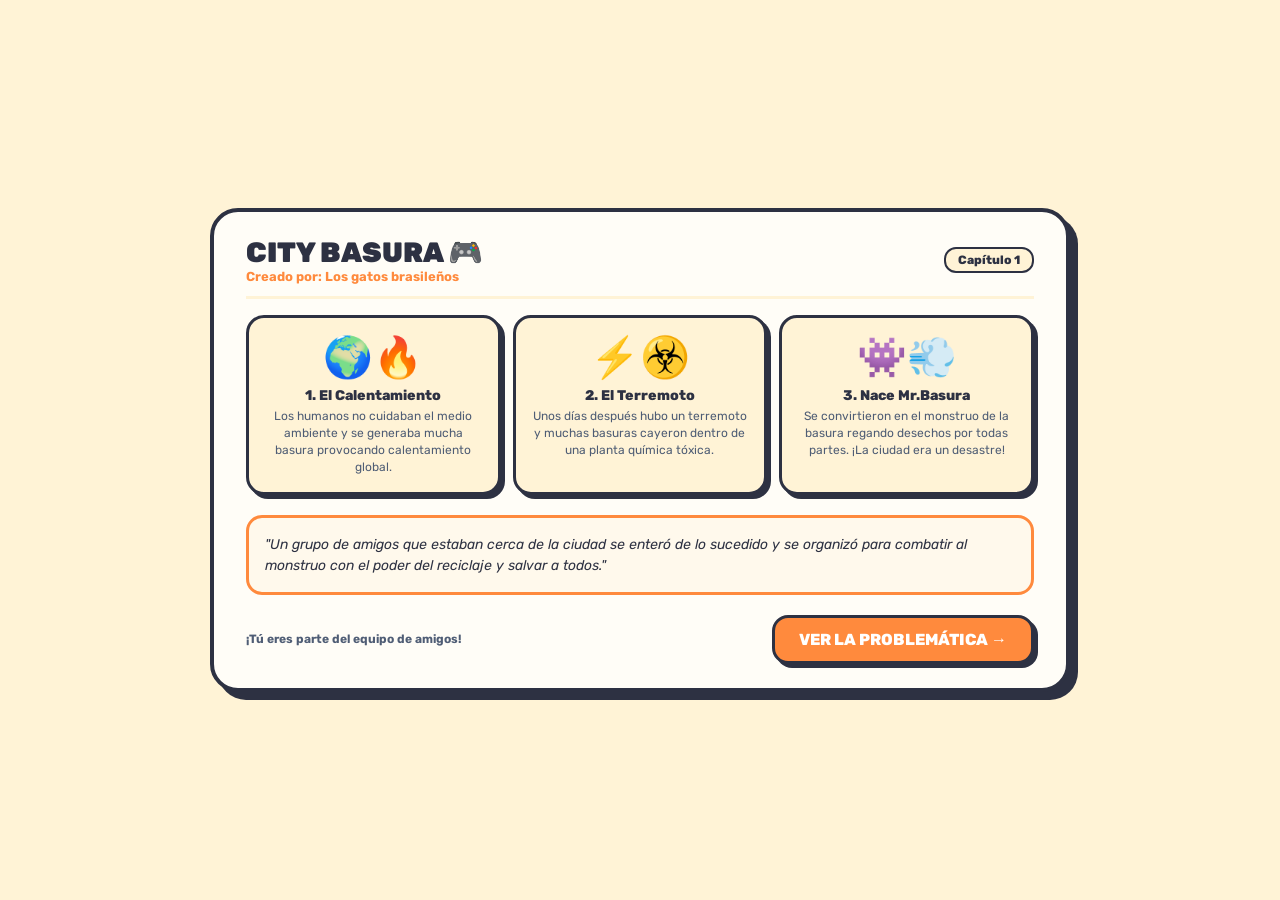
<file: public/city_basura_completo.html>
<!DOCTYPE html>
<html lang="es">
<head>
  <meta charset="UTF-8">
  <meta name="viewport" content="width=device-width, initial-scale=1.0">
  <title>City Basura - Videojuego Educativo por Los gatos brasileños</title>
  
  <!-- Tipografía Cartoon legible y amigable para niños de 5º grado -->
  <link rel="preconnect" href="https://fonts.googleapis.com">
  <link rel="preconnect" href="https://fonts.gstatic.com" crossorigin>
  <link href="https://fonts.googleapis.com/css2?family=Rubik:wght@400;600;700;800;900&display=swap" rel="stylesheet">

  <style>
    /* ==========================================================================
       ESTILOS CSS - ESTILO VISUAL CARTOON / ANIMADO
       Colores solicitados:
       Fondo: #FFF3D6 (crema cálido)
       Color Principal: #FF8A3D (naranja enérgico)
       Color Secundario: #3DCB6C (verde ecológico brillante)
       Bordes y Texto: #2D3142 (azul oscuro cartoon tipo cómic)
       ========================================================================== */
    * {
      box-sizing: border-box;
      margin: 0;
      padding: 0;
      user-select: none;
      -webkit-user-select: none;
    }

    body {
      font-family: 'Rubik', sans-serif;
      background-color: #FFF3D6;
      color: #2D3142;
      min-height: 100vh;
      display: flex;
      flex-direction: column;
      align-items: center;
      justify-content: center;
      padding: 16px;
    }

    /* Contenedor principal de estilo cómic */
    .game-card {
      width: 100%;
      max-width: 860px;
      background: #FFFDF7;
      border: 4px solid #2D3142;
      border-radius: 28px;
      padding: 24px 32px;
      box-shadow: 8px 8px 0px #2D3142;
      position: relative;
    }

    /* Botones estilo Cartoon con sombra sólida y efecto de presión */
    .btn {
      font-family: 'Rubik', sans-serif;
      font-weight: 800;
      font-size: 16px;
      border: 3px solid #2D3142;
      border-radius: 16px;
      padding: 12px 24px;
      cursor: pointer;
      display: inline-flex;
      align-items: center;
      justify-content: center;
      gap: 8px;
      transition: transform 0.1s ease, box-shadow 0.1s ease;
      box-shadow: 4px 4px 0px #2D3142;
      text-transform: uppercase;
    }

    .btn:active {
      transform: translate(2px, 2px);
      box-shadow: 2px 2px 0px #2D3142;
    }

    .btn-primary {
      background-color: #FF8A3D;
      color: #FFFFFF;
    }

    .btn-secondary {
      background-color: #3DCB6C;
      color: #FFFFFF;
    }

    .btn-dark {
      background-color: #2D3142;
      color: #FFFFFF;
    }

    /* Grillas y tarjetas informativas */
    .comic-box {
      background: #FFF3D6;
      border: 3px solid #2D3142;
      border-radius: 18px;
      padding: 16px;
      box-shadow: 4px 4px 0px #2D3142;
    }

    .character-grid {
      display: grid;
      grid-template-columns: repeat(auto-fill, minmax(110px, 1fr));
      gap: 10px;
      margin: 16px 0;
    }

    .char-card {
      background: #FFFFFF;
      border: 3px solid #2D3142;
      border-radius: 16px;
      padding: 10px;
      text-align: center;
      cursor: pointer;
      transition: all 0.15s ease;
    }

    .char-card.selected {
      background: #FF8A3D;
      color: #FFFFFF;
      transform: translateY(-4px);
      box-shadow: 4px 4px 0px #2D3142;
    }

    /* Canvas del videojuego */
    canvas {
      width: 100%;
      height: auto;
      max-height: 480px;
      background: #FEF3C7;
      border: 4px solid #2D3142;
      border-radius: 20px;
      box-shadow: 6px 6px 0px #2D3142;
      display: block;
      margin: 12px 0;
    }

    /* Barra de Calidad de Aire / Oxígeno */
    .air-bar-container {
      width: 100%;
      max-width: 220px;
      height: 16px;
      background: #E2E8F0;
      border: 2px solid #2D3142;
      border-radius: 20px;
      overflow: hidden;
    }

    .air-bar-fill {
      height: 100%;
      background: #3DCB6C;
      transition: width 0.3s ease;
    }

    /* Controles de contenedores táctiles */
    .bins-row {
      display: flex;
      gap: 8px;
      margin-top: 8px;
    }

    .bin-btn {
      flex: 1;
      padding: 8px 4px;
      font-size: 11px;
      font-weight: 800;
      color: white;
      border: 2px solid #2D3142;
      border-radius: 12px;
      cursor: pointer;
      text-align: center;
      box-shadow: 2px 2px 0px #2D3142;
    }

    /* Utilidades */
    .hidden { display: none !important; }
    .flex-between { display: flex; align-items: center; justify-content: space-between; }
  </style>
</head>
<body>

  <!-- ========================================================================
       PANTALLA 1: HISTORIA Y CONTEXTO INICIAL
       ======================================================================== -->
  <div id="screen-story" class="game-card">
    <div class="flex-between" style="border-bottom: 3px solid #FFF3D6; padding-bottom: 12px; margin-bottom: 16px;">
      <div>
        <h1 style="font-size: 28px; font-weight: 900; color: #2D3142;">CITY BASURA 🎮</h1>
        <p style="font-size: 13px; font-weight: 700; color: #FF8A3D;">Creado por: Los gatos brasileños</p>
      </div>
      <span style="background: #FFF3D6; border: 2px solid #2D3142; padding: 4px 12px; border-radius: 12px; font-size: 12px; font-weight: 800;">
        Capítulo 1
      </span>
    </div>

    <!-- Tres paneles ilustrados tipo historieta cómic -->
    <div style="display: grid; grid-template-columns: repeat(auto-fit, minmax(200px, 1fr)); gap: 12px; margin-bottom: 20px;">
      <div class="comic-box" style="text-align: center;">
        <div style="font-size: 40px; margin-bottom: 6px;">🌍🔥</div>
        <h3 style="font-size: 14px; font-weight: 800; margin-bottom: 4px;">1. El Calentamiento</h3>
        <p style="font-size: 12px; color: #4F5D75; line-height: 1.4;">Los humanos no cuidaban el medio ambiente y se generaba mucha basura provocando calentamiento global.</p>
      </div>
      <div class="comic-box" style="text-align: center;">
        <div style="font-size: 40px; margin-bottom: 6px;">⚡☣️</div>
        <h3 style="font-size: 14px; font-weight: 800; margin-bottom: 4px;">2. El Terremoto</h3>
        <p style="font-size: 12px; color: #4F5D75; line-height: 1.4;">Unos días después hubo un terremoto y muchas basuras cayeron dentro de una planta química tóxica.</p>
      </div>
      <div class="comic-box" style="text-align: center;">
        <div style="font-size: 40px; margin-bottom: 6px;">👾💨</div>
        <h3 style="font-size: 14px; font-weight: 800; margin-bottom: 4px;">3. Nace Mr.Basura</h3>
        <p style="font-size: 12px; color: #4F5D75; line-height: 1.4;">Se convirtieron en el monstruo de la basura regando desechos por todas partes. ¡La ciudad era un desastre!</p>
      </div>
    </div>

    <div style="background: #FFF9EC; border: 3px solid #FF8A3D; border-radius: 16px; padding: 16px; margin-bottom: 20px;">
      <p style="font-size: 14px; font-style: italic; color: #2D3142; line-height: 1.5;">
        "Un grupo de amigos que estaban cerca de la ciudad se enteró de lo sucedido y se organizó para combatir al monstruo con el poder del reciclaje y salvar a todos."
      </p>
    </div>

    <div class="flex-between">
      <span style="font-size: 12px; font-weight: 700; color: #4F5D75;">¡Tú eres parte del equipo de amigos!</span>
      <button class="btn btn-primary" onclick="showScreen('screen-problem')">
        Ver la Problemática →
      </button>
    </div>
  </div>

  <!-- ========================================================================
       PANTALLA 2: LA PROBLEMÁTICA (EL RETO PRINCIPAL)
       ======================================================================== -->
  <div id="screen-problem" class="game-card hidden">
    <div style="background: #FEE2E2; border: 3px solid #EF4444; border-radius: 16px; padding: 12px 16px; margin-bottom: 16px; display: flex; align-items: center; gap: 12px;">
      <span style="font-size: 32px;">⚠️</span>
      <div>
        <h2 style="font-size: 18px; font-weight: 900; color: #DC2626;">PROBLEMÁTICA PRINCIPAL</h2>
        <p style="font-size: 12px; font-weight: 700; color: #2D3142;">Lo que debes resolver mientras juegas</p>
      </div>
    </div>

    <div class="comic-box" style="margin-bottom: 16px;">
      <h3 style="font-size: 18px; font-weight: 900; color: #2D3142; margin-bottom: 8px;">
        "Había tanta basura que era casi imposible respirar" 💨🫁
      </h3>
      <p style="font-size: 13px; color: #4F5D75; line-height: 1.5; margin-bottom: 12px;">
        La basura acumulada en las calles libera gases tóxicos y humo espeso. Si no la clasificamos rápido en los contenedores correspondientes, el medidor de aire puro bajará a cero y la misión fracasará.
      </p>

      <div style="display: grid; grid-template-columns: 1fr 1fr; gap: 8px;">
        <div style="background: white; border: 2px solid #2D3142; border-radius: 12px; padding: 10px;">
          <strong style="color: #DC2626; font-size: 12px;">❌ Si la basura se queda en el suelo:</strong>
          <p style="font-size: 11px; color: #4F5D75; margin-top: 4px;">El aire se vuelve oscuro y se acaba el oxígeno respirable.</p>
        </div>
        <div style="background: white; border: 2px solid #2D3142; border-radius: 12px; padding: 10px;">
          <strong style="color: #16A34A; font-size: 12px;">✅ Si clasificas correctamente:</strong>
          <p style="font-size: 11px; color: #4F5D75; margin-top: 4px;">El aire se purifica, ganas puntos y derrotas al monstruo.</p>
        </div>
      </div>
    </div>

    <div class="flex-between">
      <button class="btn btn-dark" onclick="showScreen('screen-story')">← Volver</button>
      <button class="btn btn-secondary" onclick="showScreen('screen-chars')">Elegir Personaje →</button>
    </div>
  </div>

  <!-- ========================================================================
       PANTALLA 3: SELECCIÓN DE PERSONAJES
       ======================================================================== -->
  <div id="screen-chars" class="game-card hidden">
    <h2 style="font-size: 24px; font-weight: 900; margin-bottom: 4px;">🧑🤝🧑 Elige a tu Amigo(a) Heroico</h2>
    <p style="font-size: 12px; font-weight: 700; color: #FF8A3D; margin-bottom: 12px;">11 amigos listos para vencer a Mr.Basura</p>

    <!-- Ficha del personaje seleccionado -->
    <div id="char-spotlight" class="comic-box" style="display: flex; align-items: center; gap: 16px; margin-bottom: 16px;">
      <div id="char-badge" style="width: 64px; height: 64px; border-radius: 16px; border: 3px solid #2D3142; font-size: 36px; display: flex; align-items: center; justify-content: center; background: #FF8A3D;">🏃</div>
      <div>
        <h3 id="char-name" style="font-size: 20px; font-weight: 900;">Juan</h3>
        <p id="char-role" style="font-size: 12px; font-weight: 800; color: #FF8A3D;">El Líder Veloz</p>
        <p id="char-desc" style="font-size: 11px; color: #4F5D75; margin-top: 2px;">Corre rápido para no dejar caer ninguna botella.</p>
      </div>
    </div>

    <!-- Grilla de los 11 personajes amigos + Mr.Basura -->
    <div class="character-grid" id="characters-container"></div>

    <div class="flex-between" style="margin-top: 16px;">
      <button class="btn btn-dark" onclick="showScreen('screen-problem')">← Atrás</button>
      <button class="btn btn-primary" onclick="showScreen('screen-levels')">Ir a Niveles →</button>
    </div>
  </div>

  <!-- ========================================================================
       PANTALLA 4: SELECCIÓN DE LOS 5 NIVELES
       ======================================================================== -->
  <div id="screen-levels" class="game-card hidden">
    <h2 style="font-size: 24px; font-weight: 900; margin-bottom: 4px;">🕹️ Selecciona el Nivel de Dificultad</h2>
    <p style="font-size: 12px; font-weight: 700; color: #FF8A3D; margin-bottom: 16px;">5 niveles progresivos para salvar la ciudad</p>

    <div id="levels-container" style="display: flex; flex-direction: column; gap: 10px; margin-bottom: 16px;"></div>

    <div class="flex-between">
      <button class="btn btn-dark" onclick="showScreen('screen-chars')">← Personajes</button>
      <span style="font-size: 12px; font-weight: 800; color: #4F5D75;" id="selected-char-indicator"></span>
    </div>
  </div>

  <!-- ========================================================================
       PANTALLA 5: EL JUEGO (CANVAS EN VIVO)
       ======================================================================== -->
  <div id="screen-game" class="game-card hidden">
    <!-- Marcador Superior (HUD) -->
    <div class="flex-between" style="background: #FFF3D6; border: 3px solid #2D3142; border-radius: 16px; padding: 10px 16px;">
      <div>
        <span id="hud-char-name" style="font-size: 14px; font-weight: 900;"></span>
        <div style="font-size: 12px; font-weight: 800; color: #FF8A3D;">Puntos: <span id="hud-score">0</span> / <span id="hud-target">100</span></div>
      </div>

      <div style="text-align: center;">
        <span style="font-size: 11px; font-weight: 800; text-transform: uppercase;">Calidad del Aire</span>
        <div class="air-bar-container">
          <div id="hud-air-bar" class="air-bar-fill" style="width: 80%;"></div>
        </div>
      </div>

      <div style="text-align: right;">
        <span style="font-size: 12px; font-weight: 800; color: #2D3142;">⏱️ <span id="hud-timer">60</span>s</span>
        <div><button class="btn" style="padding: 4px 10px; font-size: 11px;" onclick="exitGame()">Salir</button></div>
      </div>
    </div>

    <!-- Lienzo Canvas -->
    <canvas id="gameCanvas" width="800" height="480"></canvas>

    <!-- Fila de Contenedores de Reciclaje -->
    <div class="bins-row">
      <button class="bin-btn" style="background: #2563EB;" onclick="playerDeposit('blue')">🧴 PLÁSTICO (1)</button>
      <button class="bin-btn" style="background: #64748B;" onclick="playerDeposit('gray')">📄 PAPEL (2)</button>
      <button class="bin-btn" style="background: #16A34A;" onclick="playerDeposit('green')">🍎 ORGÁNICO (3)</button>
      <button class="bin-btn" style="background: #D97706;" onclick="playerDeposit('yellow')">🍾 VIDRIO (4)</button>
      <button class="bin-btn" style="background: #DC2626;" onclick="playerDeposit('hazard')">☢️ TÓXICO (5)</button>
    </div>

    <!-- Controles táctiles móviles -->
    <div style="display: flex; justify-content: space-between; align-items: center; margin-top: 10px;">
      <div style="display: flex; gap: 8px;">
        <button class="btn btn-dark" style="padding: 10px 20px;" onmousedown="keys['ArrowLeft']=true" onmouseup="keys['ArrowLeft']=false" ontouchstart="keys['ArrowLeft']=true" ontouchend="keys['ArrowLeft']=false">◀</button>
        <button class="btn btn-dark" style="padding: 10px 20px;" onmousedown="keys['ArrowRight']=true" onmouseup="keys['ArrowRight']=false" ontouchstart="keys['ArrowRight']=true" ontouchend="keys['ArrowRight']=false">▶</button>
      </div>
      <span style="font-size: 11px; font-weight: 700; color: #4F5D75;">Usa flechas o A/D para caminar. Recoge y toca el contenedor.</span>
    </div>
  </div>

  <!-- ========================================================================
       PANTALLA 6: REFLEXIÓN FINAL EDUCATIVA Y DIPLOMA
       ======================================================================== -->
  <div id="screen-victory" class="game-card hidden">
    <div style="text-align: center; margin-bottom: 20px;">
      <div style="font-size: 50px;">🏆🌱</div>
      <h2 style="font-size: 28px; font-weight: 900; color: #2D3142;">¡VICTORIA EN CITY BASURA!</h2>
      <p style="font-size: 14px; font-weight: 700; color: #3DCB6C;">Has purificado el aire y derrotado al monstruo</p>
    </div>

    <!-- Mensaje reflexivo pedagógico para 5º grado -->
    <div style="background: #FFF9EC; border: 3px solid #FF8A3D; border-radius: 18px; padding: 20px; margin-bottom: 20px;">
      <h3 style="font-size: 16px; font-weight: 900; color: #FF8A3D; margin-bottom: 8px;">
        📖 ¿QUÉ APRENDIMOS CON CITY BASURA? (Reflexión para la vida real)
      </h3>
      <p style="font-size: 13px; color: #2D3142; line-height: 1.6; margin-bottom: 12px;">
        En el juego vimos que cuando la basura se riega por todas partes es <strong>casi imposible respirar</strong>. En nuestra vida cotidiana real:
      </p>

      <ul style="font-size: 12px; color: #4F5D75; line-height: 1.6; margin-left: 20px; margin-bottom: 12px;">
        <li><strong>Separar en la fuente:</strong> Si ponemos el plástico, el papel y lo orgánico en recipientes distintos, no se pudren juntos y pueden transformarse en nuevos productos.</li>
        <li><strong>Cuidar nuestros pulmones:</strong> El aire puro depende de ciudades limpias y de sembrar árboles en parques y colegios.</li>
        <li><strong>Reducir antes que botar:</strong> La mejor basura es la que no se produce. ¡Usa botellas y bolsas reutilizables!</li>
      </ul>

      <div style="background: #DCFCE7; border: 2px solid #3DCB6C; border-radius: 12px; padding: 10px; font-size: 12px; font-weight: 800; color: #15803D;">
        🌟 "Cuidar el planeta no es una misión de uno solo: ¡es el trabajo en equipo de amigos como tú!"
      </div>
    </div>

    <!-- Diploma oficial -->
    <div style="border: 2px dashed #2D3142; border-radius: 16px; padding: 14px; text-align: center; margin-bottom: 20px; background: white;">
      <span style="font-size: 11px; font-weight: 800; text-transform: uppercase; color: #4F5D75;">Diploma Oficial</span>
      <h4 style="font-size: 18px; font-weight: 900; color: #2D3142;">Guardián del Medio Ambiente de 5º Grado</h4>
      <p style="font-size: 12px; font-weight: 700; color: #FF8A3D;">Juego completado con éxito · Creado por: Los gatos brasileños</p>
    </div>

    <div class="flex-between">
      <button class="btn btn-primary" onclick="showScreen('screen-levels')">Volver a Jugar 🔄</button>
      <button class="btn btn-secondary" onclick="alert('¡Excelente trabajo! Puedes editar y ampliar este código en Visual Studio Code.')">
        ¡Misión Cumplida! ✨
      </button>
    </div>
  </div>

  <!-- ========================================================================
       CÓDIGO JAVASCRIPT DEL JUEGO COMPLETO
       ======================================================================== -->
  <script>
    // 1. PERSONAJES DEL JUEGO (11 Amigos + Mr.Basura)
    const CHARACTERS = [
      { id: 'juan', name: 'Juan', role: 'El Líder Veloz', badge: '🏃', desc: 'Corre veloz para que nada toque el suelo.', color: '#FF8A3D', speed: 8 },
      { id: 'sofi', name: 'Sofi', role: 'La Estratega Verde', badge: '🌿', desc: 'Experta en plantas y compostaje orgánico.', color: '#3DCB6C', speed: 7 },
      { id: 'jesus', name: 'Jesus', role: 'El Defensor Cívico', badge: '🛡️', desc: 'Protege a sus amigos del humo tóxico.', color: '#3B82F6', speed: 7 },
      { id: 'cami', name: 'Cami', role: 'La Inventora Eco', badge: '🔧', desc: 'Crea pinzas y máquinas recicladoras.', color: '#EC4899', speed: 7.2 },
      { id: 'maria', name: 'Maria', role: 'Guardiana del Agua', badge: '💧', desc: 'Mantiene limpios ríos y caños.', color: '#06B6D4', speed: 7 },
      { id: 'jose', name: 'Jose', role: 'Forzudo del Compost', badge: '💪', desc: 'Carga bolsas pesadas con facilidad.', color: '#8B5CF6', speed: 6.8 },
      { id: 'ema', name: 'Ema', role: 'Detective Ambiental', badge: '🔍', desc: 'Encuentra basuritas diminutas.', color: '#F59E0B', speed: 7.3 },
      { id: 'harry', name: 'Harry', role: 'Científico Solar', badge: '🧪', desc: 'Calcula cómo ahorrar energía.', color: '#10B981', speed: 7 },
      { id: 'dembool', name: 'Dembool', role: 'Acróbata Urbano', badge: '⚡', desc: 'Esquiva obstáculos con agilidad.', color: '#EF4444', speed: 7.8 },
      { id: 'col20', name: 'Col2.0', role: 'Robot de Chatarra', badge: '🤖', desc: 'Construido 100% con piezas recicladas.', color: '#6366F1', speed: 6.9 },
      { id: 'sonia', name: 'Sonia', role: 'Artista de Reúso', badge: '🎨', desc: 'Convierte botellas en lindas macetas.', color: '#F43F5E', speed: 7.1 }
    ];

    // 2. CONFIGURACIÓN DE LOS 5 NIVELES CON PROGRESIÓN CLARA DE DIFICULTAD
    const LEVELS = [
      { id: 1, name: 'Nivel 1: El Barrio Inicial', diff: '1 - Fácil', desc: 'Residuos escolares y domésticos a ritmo relajado.', target: 80, time: 80, spawnRate: 1500, smogDecay: 0.02, bg: '#FEF3C7' },
      { id: 2, name: 'Nivel 2: El Parque Central', diff: '2 - Medio', desc: 'Separación orgánica en el césped y restos de picnic.', target: 140, time: 65, spawnRate: 1200, smogDecay: 0.06, bg: '#D1FAE5' },
      { id: 3, name: 'Nivel 3: La Gran Avenida', diff: '3 - Difícil', desc: 'Vidrio urbano, tráfico denso y niebla de smog creciente.', target: 220, time: 55, spawnRate: 900, smogDecay: 0.12, bg: '#FEE2E2' },
      { id: 4, name: 'Nivel 4: La Planta Tóxica', diff: '4 - Extremo', desc: 'Desechos químicos corrosivos, baterías y vapores ácidos.', target: 320, time: 48, spawnRate: 700, smogDecay: 0.22, bg: '#EDE9FE' },
      { id: 5, name: 'Nivel 5: Batalla Final Mr.Basura', diff: '5 - Nivel Dios', desc: 'Encuentro épico contra Mr.Basura en el epicentro tóxico.', target: 450, time: 75, spawnRate: 520, smogDecay: 0.35, bg: '#FEF08A', boss: true }
    ];

    // 3. ESTADO GLOBAL
    let selectedChar = CHARACTERS[0];
    let currentLevel = LEVELS[0];
    let score = 0;
    let airQuality = 80;
    let timeLeft = 60;
    let carriedTrash = null;
    let isGameRunning = false;
    let timerInterval = null;
    let keys = {};

    // 4. GENERADOR DE SONIDOS (Web Audio API)
    const audioCtx = new (window.AudioContext || window.webkitAudioContext)();
    function playBeep(freq, type, duration) {
      try {
        if (audioCtx.state === 'suspended') audioCtx.resume();
        const osc = audioCtx.createOscillator();
        const gain = audioCtx.createGain();
        osc.type = type;
        osc.frequency.setValueAtTime(freq, audioCtx.currentTime);
        gain.gain.setValueAtTime(0.15, audioCtx.currentTime);
        gain.gain.exponentialRampToValueAtTime(0.001, audioCtx.currentTime + duration);
        osc.connect(gain);
        gain.connect(audioCtx.destination);
        osc.start();
        osc.stop(audioCtx.currentTime + duration);
      } catch(e) {}
    }

    // 5. NAVEGACIÓN ENTRE PANTALLAS
    function showScreen(screenId) {
      document.querySelectorAll('.game-card').forEach(card => card.classList.add('hidden'));
      document.getElementById(screenId).classList.remove('hidden');
      if (screenId === 'screen-chars') renderCharacters();
      if (screenId === 'screen-levels') renderLevels();
    }

    // Renderizar grilla de personajes
    function renderCharacters() {
      const container = document.getElementById('characters-container');
      container.innerHTML = '';
      CHARACTERS.forEach(c => {
        const div = document.createElement('div');
        div.className = `char-card ${selectedChar.id === c.id ? 'selected' : ''}`;
        div.innerHTML = `<div style="font-size: 26px;">${c.badge}</div><div style="font-size: 12px; font-weight: 800; margin-top: 4px;">${c.name}</div>`;
        div.onclick = () => {
          selectedChar = c;
          document.getElementById('char-name').innerText = c.name;
          document.getElementById('char-role').innerText = c.role;
          document.getElementById('char-desc').innerText = c.desc;
          document.getElementById('char-badge').innerText = c.badge;
          document.getElementById('char-badge').style.background = c.color;
          renderCharacters();
          playBeep(440, 'sine', 0.1);
        };
        container.appendChild(div);
      });
    }

    // Renderizar lista de niveles
    function renderLevels() {
      const container = document.getElementById('levels-container');
      container.innerHTML = '';
      document.getElementById('selected-char-indicator').innerText = `Héroe: ${selectedChar.name} ${selectedChar.badge}`;
      LEVELS.forEach(lvl => {
        const div = document.createElement('div');
        div.className = 'comic-box flex-between';
        div.style.background = lvl.boss ? '#FEF08A' : 'white';
        div.innerHTML = `
          <div>
            <span style="font-size: 10px; font-weight: 900; background: ${lvl.boss ? '#7C3AED' : '#2D3142'}; color: white; padding: 2px 8px; border-radius: 6px;">${lvl.diff}</span>
            <h3 style="font-size: 15px; font-weight: 800; margin-top: 4px;">${lvl.name}</h3>
            <p style="font-size: 11px; color: #4F5D75;">${lvl.desc}</p>
            <p style="font-size: 10px; font-weight: 700; color: #FF8A3D; margin-top: 2px;">Meta: ${lvl.target} pts · Tiempo: ${lvl.time}s</p>
          </div>
          <button class="btn ${lvl.boss ? 'btn-secondary' : 'btn-primary'}" onclick="startLevel(${lvl.id})" style="padding: 8px 16px; font-size: 13px;">JUGAR ▶</button>
        `;
        container.appendChild(div);
      });
    }

    // 6. MOTOR DEL JUEGO (CANVAS 2D)
    const canvas = document.getElementById('gameCanvas');
    const ctx = canvas.getContext('2d');
    let playerX = 400;
    let trashes = [];
    let particles = [];
    let floatingTexts = [];
    let lastSpawn = 0;
    let animId = null;

    function startLevel(lvlId) {
      currentLevel = LEVELS.find(l => l.id === lvlId);
      score = 0;
      airQuality = 80;
      timeLeft = currentLevel.time;
      trashes = [];
      particles = [];
      floatingTexts = [];
      carriedTrash = null;
      playerX = 400;
      isGameRunning = true;

      document.getElementById('hud-char-name').innerText = `${selectedChar.name} ${selectedChar.badge}`;
      document.getElementById('hud-target').innerText = currentLevel.target;
      document.getElementById('hud-score').innerText = score;
      document.getElementById('hud-timer').innerText = timeLeft;

      showScreen('screen-game');

      clearInterval(timerInterval);
      timerInterval = setInterval(() => {
        if (!isGameRunning) return;
        timeLeft--;
        document.getElementById('hud-timer').innerText = timeLeft;
        if (timeLeft <= 0) {
          endGame(false, '¡Se agotó el tiempo! El aire continuó contaminado.');
        }
      }, 1000);

      lastSpawn = performance.now();
      cancelAnimationFrame(animId);
      gameLoop(performance.now());
    }

    function gameLoop(now) {
      if (!isGameRunning) return;

      // Generar basura
      if (now - lastSpawn > currentLevel.spawnRate) {
        spawnTrash();
        lastSpawn = now;
      }

      // Mover jugador
      if (keys['ArrowLeft'] || keys['KeyA']) playerX -= selectedChar.speed;
      if (keys['ArrowRight'] || keys['KeyD']) playerX += selectedChar.speed;
      playerX = Math.max(30, Math.min(canvas.width - 30, playerX));

      // Actualizar basura
      let uncollectedOnGround = 0;
      for (let i = trashes.length - 1; i >= 0; i--) {
        const t = trashes[i];
        t.y += t.speedY;

        // Toca el suelo
        if (t.y > canvas.height - 90) {
          t.y = canvas.height - 90;
          uncollectedOnGround++;
        }

        // Colisión con jugador para recoger
        if (Math.abs(t.x - playerX) < 36 && Math.abs(t.y - (canvas.height - 70)) < 42 && !carriedTrash) {
          carriedTrash = t;
          
          // Efecto visual: chispas y estrellas al desaparecer la basura del lugar
          for (let p = 0; p < 10; p++) {
            particles.push({
              x: t.x,
              y: t.y,
              vx: (Math.random() - 0.5) * 6,
              vy: -Math.random() * 4 - 2,
              life: 25,
              maxLife: 25,
              color: p % 2 === 0 ? '#3DCB6C' : '#FF8A3D'
            });
          }

          // Texto flotante de puntos en el lugar exacto de recogida
          floatingTexts.push({
            x: t.x,
            y: t.y - 10,
            text: `+${t.points} pts`,
            life: 28,
            maxLife: 28
          });

          // Desaparece inmediatamente del lugar en el suelo
          trashes.splice(i, 1);
          playBeep(520, 'triangle', 0.1);
        }
      }

      // El aire decae con la basura en el suelo según la dificultad configurada
      if (uncollectedOnGround > 0) {
        airQuality = Math.max(0, airQuality - uncollectedOnGround * currentLevel.smogDecay);
        if (airQuality <= 0) {
          endGame(false, '¡El aire se volvió totalmente irrespirable!');
          return;
        }
      }

      // Actualizar barra de aire en HUD
      const airBar = document.getElementById('hud-air-bar');
      airBar.style.width = `${airQuality}%`;
      airBar.style.background = airQuality < 35 ? '#EF4444' : '#3DCB6C';

      // DIBUJAR EN EL CANVAS
      ctx.fillStyle = currentLevel.bg;
      ctx.fillRect(0, 0, canvas.width, canvas.height);

      // Suelo
      ctx.fillStyle = '#475569';
      ctx.fillRect(0, canvas.height - 80, canvas.width, 80);

      // Línea de la calle
      ctx.fillStyle = '#F8FAFC';
      for (let lx = 10; lx < canvas.width; lx += 50) {
        ctx.fillRect(lx, canvas.height - 40, 25, 4);
      }

      // Si es Nivel 5: Dibujar a Mr.Basura
      if (currentLevel.boss) {
        ctx.fillStyle = '#374151';
        ctx.beginPath();
        ctx.arc(400, 60, 40, 0, Math.PI * 2);
        ctx.fill();
        ctx.fillStyle = '#EF4444';
        ctx.font = 'bold 13px Rubik, sans-serif';
        ctx.textAlign = 'center';
        ctx.fillText('👾 Mr.Basura (Jefe Tóxico)', 400, 20);
      }

      // Dibujar basuras con iconos y nombres realistas
      trashes.forEach(t => {
        ctx.font = '26px sans-serif';
        ctx.textAlign = 'center';
        ctx.fillText(t.emoji, t.x, t.y);

        ctx.font = 'bold 9px Rubik, sans-serif';
        ctx.fillStyle = '#1E293B';
        ctx.fillText(t.name, t.x, t.y + 16);
      });

      // Dibujar partículas de recogida
      for (let pIdx = particles.length - 1; pIdx >= 0; pIdx--) {
        const p = particles[pIdx];
        p.x += p.vx;
        p.y += p.vy;
        p.vy += 0.25; // gravedad
        p.life--;
        if (p.life <= 0) {
          particles.splice(pIdx, 1);
        } else {
          ctx.fillStyle = p.color;
          ctx.beginPath();
          ctx.arc(p.x, p.y, (p.life / p.maxLife) * 4, 0, Math.PI * 2);
          ctx.fill();
        }
      }

      // Dibujar textos flotantes de puntuación
      for (let fIdx = floatingTexts.length - 1; fIdx >= 0; fIdx--) {
        const ft = floatingTexts[fIdx];
        ft.y -= 1.2;
        ft.life--;
        if (ft.life <= 0) {
          floatingTexts.splice(fIdx, 1);
        } else {
          ctx.font = 'bold 12px Rubik, sans-serif';
          ctx.fillStyle = '#F59E0B';
          ctx.textAlign = 'center';
          ctx.fillText(ft.text, ft.x, ft.y);
        }
      }

      // Dibujar Personaje
      ctx.fillStyle = selectedChar.color;
      ctx.beginPath();
      ctx.roundRect(playerX - 16, canvas.height - 75, 32, 36, 6);
      ctx.fill();
      ctx.strokeStyle = '#2D3142';
      ctx.lineWidth = 3;
      ctx.stroke();

      // Cabeza
      ctx.fillStyle = '#FED7AA';
      ctx.beginPath();
      ctx.arc(playerX, canvas.height - 86, 14, 0, Math.PI * 2);
      ctx.fill();
      ctx.stroke();

      // Basura cargada sobre la cabeza
      if (carriedTrash) {
        ctx.font = '24px sans-serif';
        ctx.fillText(carriedTrash.emoji, playerX, canvas.height - 110);

        ctx.font = 'bold 10px Rubik, sans-serif';
        ctx.fillStyle = '#FF8A3D';
        ctx.fillText(carriedTrash.name, playerX, canvas.height - 130);
      }

      animId = requestAnimationFrame(gameLoop);
    }

    // Generador de basuras reales acordes a cada misión
    function spawnTrash() {
      let pool = [];

      if (currentLevel.id === 1) {
        // Nivel 1: Residuos Escolares y Domésticos
        pool = [
          { name: 'Botella PET', emoji: '🧴', correctBin: 'blue', points: 20 },
          { name: 'Lata Refresco', emoji: '🥤', correctBin: 'blue', points: 25 },
          { name: 'Brik Jugo', emoji: '🧃', correctBin: 'gray', points: 20 },
          { name: 'Papas Fritas', emoji: '🥨', correctBin: 'blue', points: 15 },
          { name: 'Vaso Plástico', emoji: '🥛', correctBin: 'blue', points: 15 }
        ];
      } else if (currentLevel.id === 2) {
        // Nivel 2: Parque Central / Picnic
        pool = [
          { name: 'Cáscara Plátano', emoji: '🍌', correctBin: 'green', points: 30 },
          { name: 'Manzana Mordida', emoji: '🍎', correctBin: 'green', points: 25 },
          { name: 'Caja Pizza', emoji: '🍕', correctBin: 'green', points: 20 },
          { name: 'Vaso de Café', emoji: '☕', correctBin: 'gray', points: 20 },
          { name: 'Sándwich Wrap', emoji: '🥪', correctBin: 'blue', points: 20 }
        ];
      } else if (currentLevel.id === 3) {
        // Nivel 3: Gran Avenida / Vidrio
        pool = [
          { name: 'Botella Vidrio', emoji: '🍾', correctBin: 'yellow', points: 35 },
          { name: 'Frasco Ámbar', emoji: '🫙', correctBin: 'yellow', points: 35 },
          { name: 'Periódico Mojado', emoji: '📰', correctBin: 'gray', points: 25 },
          { name: 'Lata Conserva', emoji: '🥫', correctBin: 'blue', points: 30 },
          { name: 'Neumático Auto', emoji: '🛞', correctBin: 'green', points: 45 }
        ];
      } else if (currentLevel.id === 4) {
        // Nivel 4: Planta Tóxica / Industriales
        pool = [
          { name: 'Barril Químico', emoji: '🛢️', correctBin: 'hazard', points: 60 },
          { name: 'Batería Ácida', emoji: '🔋', correctBin: 'hazard', points: 50 },
          { name: 'Tubo Mercurio', emoji: '💡', correctBin: 'hazard', points: 45 },
          { name: 'Bidón Aceite', emoji: '🛢️', correctBin: 'hazard', points: 45 },
          { name: 'Circuito E-Waste', emoji: '📟', correctBin: 'hazard', points: 40 }
        ];
      } else {
        // Nivel 5: Epicentro / Mr.Basura
        pool = [
          { name: 'Núcleo Fango', emoji: '☢️', correctBin: 'hazard', points: 75 },
          { name: 'Celda Nuclear', emoji: '⚡', correctBin: 'hazard', points: 70 },
          { name: 'Lodo Mutante', emoji: '👾', correctBin: 'hazard', points: 60 },
          { name: 'Canister Aire Puro', emoji: '💨', correctBin: 'blue', points: 80 },
          { name: 'Cápsula Ozono', emoji: '💎', correctBin: 'yellow', points: 90 }
        ];
      }

      const item = pool[Math.floor(Math.random() * pool.length)];
      // Velocidad progresiva por nivel
      const speedY = 1.0 + currentLevel.id * 0.4 + Math.random() * 0.5;

      trashes.push({
        x: 40 + Math.random() * (canvas.width - 80),
        y: currentLevel.boss ? 90 : 10,
        name: item.name,
        emoji: item.emoji,
        correctBin: item.correctBin,
        points: item.points,
        speedY
      });
    }

    // Clasificar residuo
    function playerDeposit(binType) {
      if (!carriedTrash || !isGameRunning) return;

      if (carriedTrash.correctBin === binType) {
        score += carriedTrash.points;
        const airBoost = currentLevel.id === 1 ? 18 : currentLevel.id === 2 ? 14 : currentLevel.id === 3 ? 12 : 10;
        airQuality = Math.min(100, airQuality + airBoost);
        document.getElementById('hud-score').innerText = score;
        playBeep(880, 'sine', 0.15);
        carriedTrash = null;

        if (score >= currentLevel.target) {
          endGame(true, '¡Nivel Superado con Éxito!');
        }
      } else {
        airQuality = Math.max(0, airQuality - 8);
        playBeep(160, 'sawtooth', 0.2);
        alert('¡Contenedor incorrecto! Recuerda: Azul=Plástico/Envases, Gris=Papel/Cartón, Verde=Orgánico, Amarillo=Vidrio, Rojo=Tóxico.');
      }
    }

    function endGame(victory, msg) {
      isGameRunning = false;
      clearInterval(timerInterval);
      cancelAnimationFrame(animId);

      if (victory) {
        if (currentLevel.id === 5) {
          showScreen('screen-victory');
        } else {
          alert(`🎉 ¡Excelente! ${msg}`);
          showScreen('screen-levels');
        }
      } else {
        alert(`😢 ${msg}`);
        showScreen('screen-levels');
      }
    }

    function exitGame() {
      isGameRunning = false;
      clearInterval(timerInterval);
      cancelAnimationFrame(animId);
      showScreen('screen-levels');
    }

    // Controles por teclado
    window.addEventListener('keydown', e => {
      keys[e.code] = true;
      if (e.key === '1') playerDeposit('blue');
      if (e.key === '2') playerDeposit('gray');
      if (e.key === '3') playerDeposit('green');
      if (e.key === '4') playerDeposit('yellow');
      if (e.key === '5') playerDeposit('hazard');
    });

    window.addEventListener('keyup', e => {
      keys[e.code] = false;
    });

    // Iniciar con la pantalla de historia
    showScreen('screen-story');
  </script>
</body>
</html>
</file>
